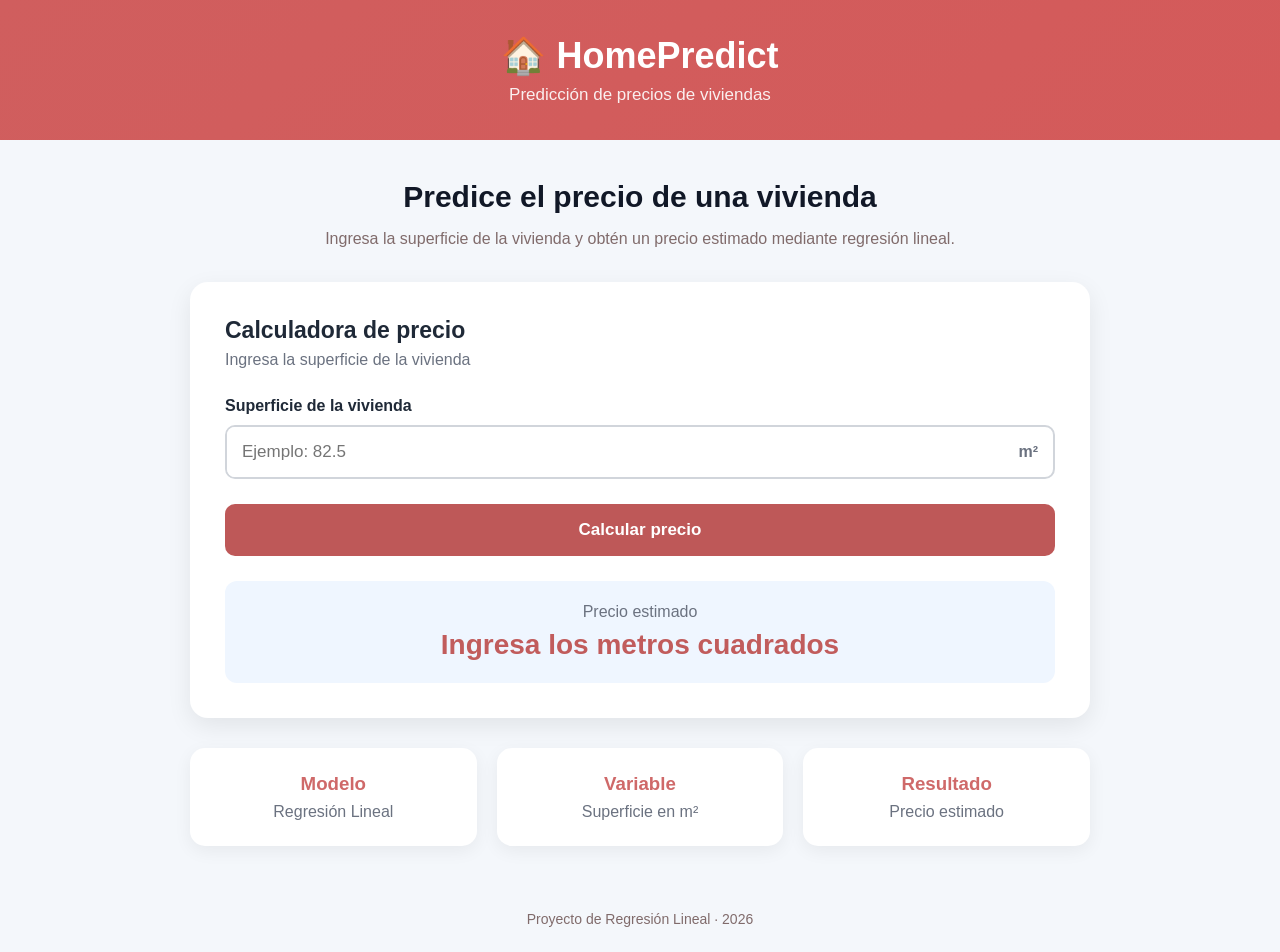
<file: Modelos_ml/RegresionLineal/frontend/predictor/templates/predictor/index.html>
<!DOCTYPE html>
<html lang="es">

<head>
    <meta charset="UTF-8">
    <meta name="viewport" content="width=device-width, initial-scale=1.0">

    <title>HomePredict</title>

    <style>
        * {
            margin: 0;
            padding: 0;
            box-sizing: border-box;
        }

        body {
            font-family: Arial, Helvetica, sans-serif;
            background: #f4f7fb;
            color: #1f2937;
            min-height: 100vh;
        }

        .header {
            background: linear-gradient(135deg, #d05e5e, #d45a5a);
            color: white;
            padding: 35px 20px;
            text-align: center;
        }

        .header h1 {
            font-size: 36px;
            margin-bottom: 8px;
        }

        .header p {
            font-size: 17px;
            opacity: 0.9;
        }

        .container {
            width: 90%;
            max-width: 900px;
            margin: 40px auto;
        }

        .hero {
            text-align: center;
            margin-bottom: 30px;
        }

        .hero h2 {
            font-size: 30px;
            color: #111827;
            margin-bottom: 12px;
        }

        .hero p {
            color: #806b6b;
            line-height: 1.6;
        }

        .prediction-card {
            background: white;
            padding: 35px;
            border-radius: 18px;
            box-shadow: 0 8px 25px rgba(0, 0, 0, 0.08);
        }

        .card-header {
            margin-bottom: 28px;
        }

        .card-header h3 {
            font-size: 23px;
            margin-bottom: 7px;
        }

        .card-header p {
            color: #6b7280;
        }

        .form-group {
            margin-bottom: 25px;
        }

        .form-group label {
            display: block;
            font-weight: bold;
            margin-bottom: 10px;
        }

        .input-wrapper {
            display: flex;
            align-items: center;
            border: 2px solid #d1d5db;
            border-radius: 10px;
            overflow: hidden;
            background: white;
        }

        .input-wrapper:focus-within {
            border-color: #cb5d5d;
        }

        .input-wrapper input {
            flex: 1;
            border: none;
            outline: none;
            padding: 15px;
            font-size: 17px;
        }

        .input-wrapper span {
            padding: 0 15px;
            color: #6b7280;
            font-weight: bold;
        }

        #predictButton {
            width: 100%;
            padding: 16px;
            border: none;
            border-radius: 10px;
            background: #be5858;
            color: white;
            font-size: 17px;
            font-weight: bold;
            cursor: pointer;
            transition: 0.2s;
        }

        #predictButton:hover {
            background: #d65d5d;
        }

        #predictButton:disabled {
            background: #9ca3af;
            cursor: not-allowed;
        }

        .resultado {
            margin-top: 25px;
            padding: 22px;
            background: #eff6ff;
            border-radius: 12px;
            text-align: center;
        }

        .result-title {
            color: #6b7280;
            margin-bottom: 8px;
        }

        .result-value {
            color: #c15c5c;
            font-size: 28px;
            font-weight: bold;
        }

        .info-section {
            display: grid;
            grid-template-columns: repeat(3, 1fr);
            gap: 20px;
            margin-top: 30px;
        }

        .info-card {
            background: white;
            padding: 25px;
            border-radius: 15px;
            text-align: center;
            box-shadow: 0 5px 18px rgba(0, 0, 0, 0.06);
        }

        .info-card h3 {
            color: #cf6969;
            margin-bottom: 8px;
        }

        .info-card p {
            color: #6b7280;
        }

        footer {
            text-align: center;
            padding: 25px;
            color: #806b6b;
            font-size: 14px;
        }

        @media (max-width: 700px) {

            .header h1 {
                font-size: 28px;
            }

            .hero h2 {
                font-size: 24px;
            }

            .prediction-card {
                padding: 25px;
            }

            .info-section {
                grid-template-columns: 1fr;
            }
        }
    </style>
</head>

<body>

    <header class="header">
        <div class="header-content">
            <h1>🏠 HomePredict</h1>
            <p>Predicción de precios de viviendas</p>
        </div>
    </header>


    <main class="container">

        <section class="hero">

            <h2>Predice el precio de una vivienda</h2>

            <p>
                Ingresa la superficie de la vivienda y obtén
                un precio estimado mediante regresión lineal.
            </p>

        </section>


        <section class="prediction-card">

            <div class="card-header">

                <div>

                    <h3>Calculadora de precio</h3>

                    <p>
                        Ingresa la superficie de la vivienda
                    </p>

                </div>

            </div>


            <div class="form-group">

                <label for="area">
                    Superficie de la vivienda
                </label>

                <div class="input-wrapper">

                    <input
                        type="number"
                        id="area"
                        placeholder="Ejemplo: 82.5"
                        min="1"
                        step="0.1"
                    >

                    <span>m²</span>

                </div>

            </div>


            <button
                id="predictButton"
                onclick="predecirPrecio()"
            >
                Calcular precio
            </button>


            <div id="resultado" class="resultado">

                <div>

                    <p class="result-title">
                        Precio estimado
                    </p>

                    <p class="result-value">
                        Ingresa los metros cuadrados
                    </p>

                </div>

            </div>

        </section>


        <section class="info-section">

            <div class="info-card">

                <h3>Modelo</h3>

                <p>
                    Regresión Lineal
                </p>

            </div>


            <div class="info-card">

                <h3>Variable</h3>

                <p>
                    Superficie en m²
                </p>

            </div>


            <div class="info-card">

                <h3>Resultado</h3>

                <p>
                    Precio estimado
                </p>

            </div>

        </section>

    </main>


    <footer>

        <p>
            Proyecto de Regresión Lineal · 2026
        </p>

    </footer>


    <script>

        async function predecirPrecio() {

            const areaInput = document.getElementById("area");
            const resultado = document.getElementById("resultado");
            const boton = document.getElementById("predictButton");

            const area = parseFloat(areaInput.value);


            // Validar el área

            if (isNaN(area) || area <= 0) {

                resultado.innerHTML = `
                    <div>
                        <p class="result-title">
                            Error
                        </p>

                        <p class="result-value">
                            Ingresa una superficie válida
                        </p>
                    </div>
                `;

                return;
            }


            // Desactivar botón mientras se procesa

            boton.disabled = true;
            boton.textContent = "Calculando...";


            try {

                /*
                 * IMPORTANTE:
                 * Aquí NO llamamos directamente a la API.
                 *
                 * Primero enviamos los datos a Django:
                 *
                 * HTML
                 *   ↓
                 * /predict/
                 *   ↓
                 * views.py
                 *   ↓
                 * API FastAPI
                 */

                const response = await fetch("/predict/", {

                    method: "POST",

                    headers: {
                        "Content-Type": "application/json"
                    },

                    body: JSON.stringify({
                        area: area
                    })

                });


                /*
                 * Intentamos obtener la respuesta JSON
                 */

                const data = await response.json();


                /*
                 * Si Django devuelve un error
                 */

                if (!response.ok) {

                    throw new Error(
                        data.error ||
                        data.detail ||
                        "Error al realizar la predicción"
                    );

                }


                /*
                 * Obtener el precio devuelto por la API
                 */

                const precio =
                    data.prediccion ??
                    data.precio ??
                    data.predicted_price;


                /*
                 * Mostrar resultado
                 */

                resultado.innerHTML = `

                    <div>

                        <p class="result-title">
                            Precio estimado
                        </p>

                        <p class="result-value">
                            ${formatearPrecio(precio)}
                        </p>

                    </div>

                `;


            } catch (error) {

                console.error("Error:", error);


                resultado.innerHTML = `

                    <div>

                        <p class="result-title">
                            Error
                        </p>

                        <p class="result-value">
                            ${error.message}
                        </p>

                    </div>

                `;


            } finally {

                boton.disabled = false;
                boton.textContent = "Calcular precio";

            }

        }


        /*
         * Formatear el precio en pesos colombianos
         */

        function formatearPrecio(precio) {

            if (precio === undefined || precio === null) {

                return "Sin resultado";

            }


            if (!isNaN(precio)) {

                return Number(precio).toLocaleString(
                    "es-CO",
                    {
                        style: "currency",
                        currency: "COP",
                        maximumFractionDigits: 0
                    }
                );

            }


            return precio;

        }


        /*
         * Permitir presionar ENTER
         * para hacer la predicción
         */

        document
            .getElementById("area")
            .addEventListener("keydown", function(event) {

                if (event.key === "Enter") {

                    predecirPrecio();

                }

            });

    </script>

</body>

</html>
</file>
